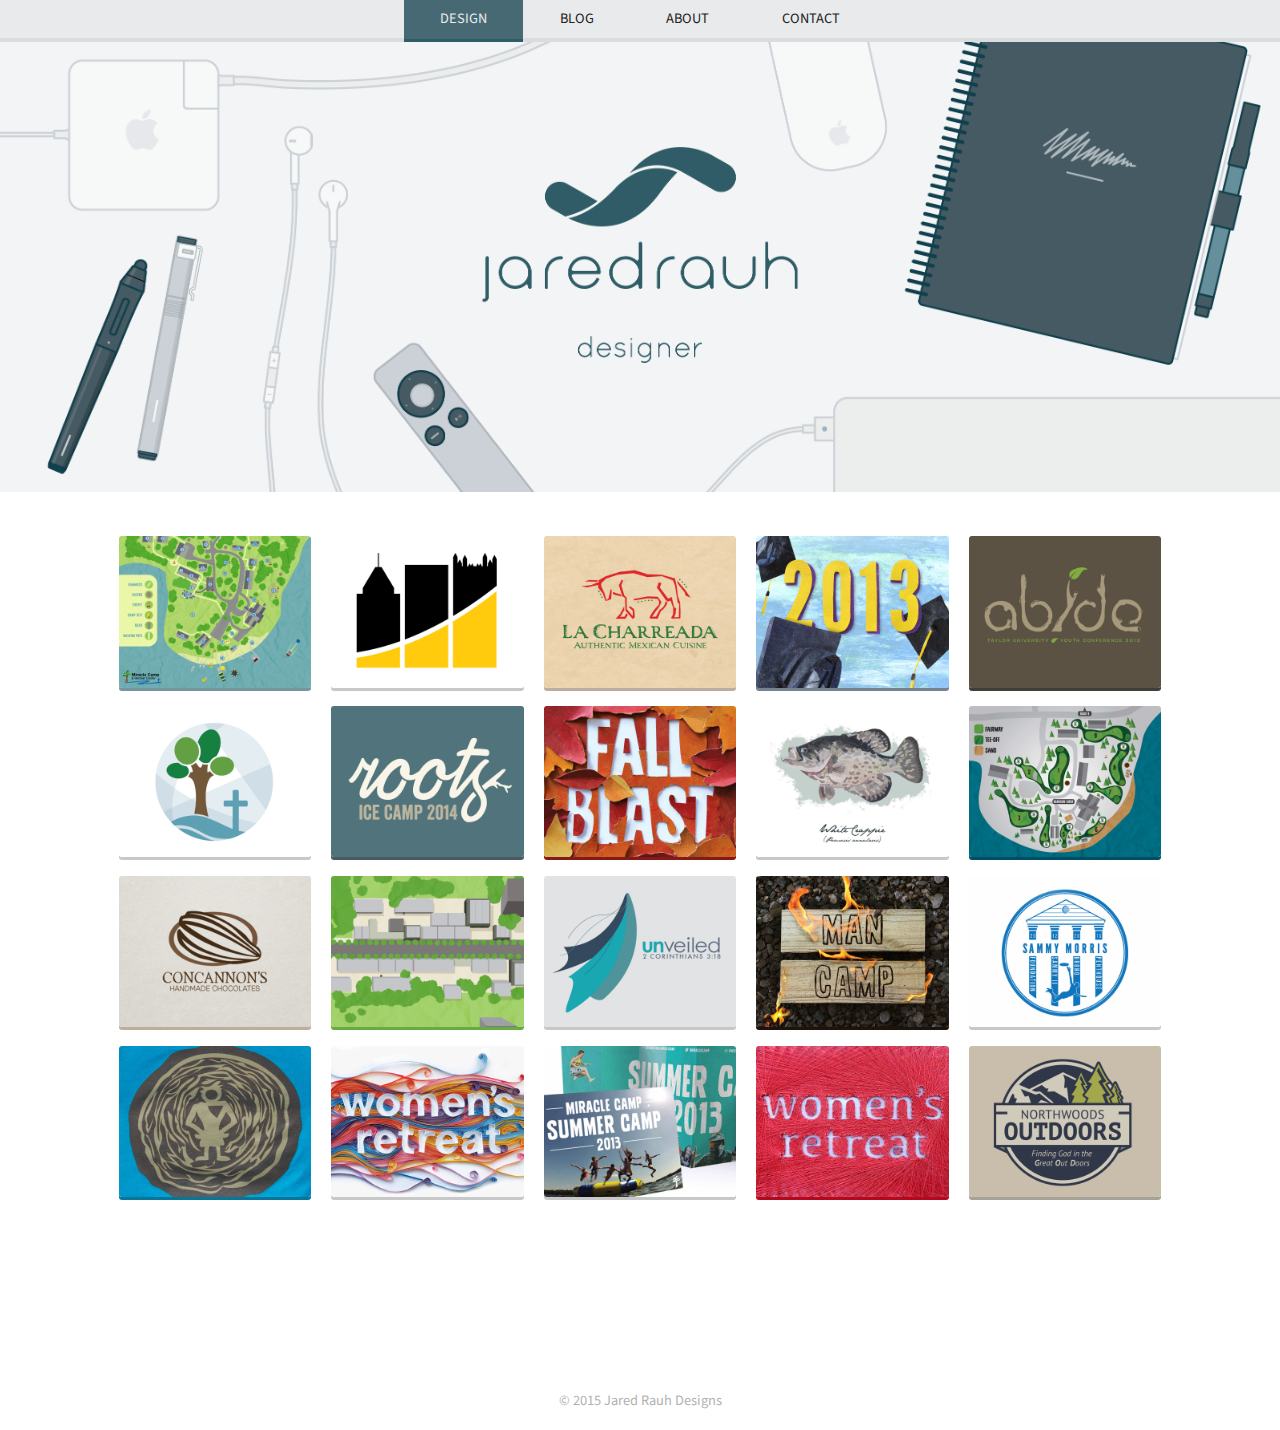
<file: index.html>
<!DOCTYPE html>
<html>
<head>

<!-- Enable responsive view on mobile devices -->
<meta name="viewport" content="width=device-width, initial-scale=1.0" />
<title>Jared Rauh Designs</title>
<link rel="shortcut icon" href="favicon.png" type="image/x-icon">
<link rel="stylesheet" type="text/css" href="rauh.css">
<link rel="stylesheet" type="text/css" href="normalize.css">
<link href='http://fonts.googleapis.com/css?family=Source+Sans+Pro:400,600' rel='stylesheet' type='text/css'>
<script src="jquery-1.11.1.min.js"></script>
<script src="http://ajax.googleapis.com/ajax/libs/jquery/1.11.1/jquery.min.js"></script>
<script src="rauh.js"></script>
<script>
  (function(i,s,o,g,r,a,m){i['GoogleAnalyticsObject']=r;i[r]=i[r]||function(){
  (i[r].q=i[r].q||[]).push(arguments)},i[r].l=1*new Date();a=s.createElement(o),
  m=s.getElementsByTagName(o)[0];a.async=1;a.src=g;m.parentNode.insertBefore(a,m)
  })(window,document,'script','//www.google-analytics.com/analytics.js','ga');

  ga('create', 'UA-42525721-1', 'auto');
  ga('send', 'pageview');

</script>
</head>

<body>

  <div id="top-nav">
    <div class="row">
      <ul>
        <a href="index.html"><li class="current">DESIGN</li></a>
        <a href="blog/index.html"><li>BLOG</li></a>
        <a href="about/index.html"><li>ABOUT</li></a>
        <a href="contact/index.html"><li>CONTACT</li></a>
      </ul>
    </div>
  </div>

  <div id="slideshow">
    <div>
      <div class="hero" id="designer"></div>
    </div>
  </div>


  <div class="container">

    <!--row1 -->
    <div class="thumbnail">
      <a href="https://www.behance.net/gallery/7267793/Camp-Map" target="blank">
        <div class="shot bkg-blue">
          <img src="img/shot_camp-map.png" />
        </div>
      </a>
    </div>

    <div class="thumbnail">
      <a href="https://www.behance.net/gallery/10678837/Logo-Design-River-City-Church" target="blank">
        <div class="shot bkg-white">
          <img src="img/shot_rcec.png" />
        </div>
      </a>
    </div>

    <div class="thumbnail">
      <a href="https://www.behance.net/gallery/8521523/La-Charreada" target="blank">
        <div class="shot bkg-charreada">
          <img src="img/shot_charreada.jpg" />
        </div>
      </a>
    </div>

    <div class="thumbnail">
      <a href="https://www.behance.net/gallery/8637033/Echo-Cover-Illustration" target="blank">
        <div class="shot bkg-graduation">
          <img src="img/shot_graduation.jpg" />
        </div>
      </a>
    </div>

    <div class="thumbnail">
      <a href="https://www.behance.net/gallery/7327325/abide" target="blank">
        <div class="shot bkg-abide">
          <img src="img/shot_abide.png" />
        </div>
      </a>
    </div>

    <!--row2 -->
    <div class="thumbnail">
      <a href="https://www.behance.net/gallery/9828403/Logo-Update-Miracle-Camp-Retreat-Center" target="blank">
        <div class="shot bkg-white">
          <img src="img/shot_camp-logo.png" />
        </div>
      </a>
    </div>

    <div class="thumbnail">
      <a href="https://dribbble.com/shots/1734427-Roots-Logo?list=users&offset=0" target="_blank">
        <div class="shot bkg-roots">
          <img src="img/shot_roots.png" />
        </div>
      </a>
    </div>

    <div class="thumbnail">
      <a href="https://www.behance.net/gallery/7266319/Fall-Blast" target="_blank">
        <div class="shot bkg-fall-blast">
          <img src="img/shot_fall-blast.jpg" />
        </div>
      </a>
    </div>

    <div class="thumbnail">
      <a href="https://www.behance.net/gallery/7563443/Lake-Fish" target="_blank">
        <div class="shot bkg-white">
          <img src="img/shot_fish.jpg" />
        </div>
      </a>
    </div>

    <div class="thumbnail">
      <a href="https://www.behance.net/gallery/6551085/Disc-Golf-Map-Scorecard" target="_blank">
        <div class="shot bkg-frolf">
          <img src="img/shot_frolf.jpg" />
        </div>
      </a>
    </div>

    <!--row3 -->
    <div class="thumbnail">
      <a href="https://www.behance.net/gallery/7334407/Concannons-Handmade-Chocolates" target="_blank">
        <div class="shot bkg-charreada">
          <img src="img/shot_concannons.png" />
        </div>
      </a>
    </div>

    <div class="thumbnail">
      <a href="https://dribbble.com/shots/1756391-Chicago-Map?list=following&offset=0" target="_blank">
        <div class="shot bkg-chicago">
          <img src="img/shot_chicago.png" />
        </div>
      </a>
    </div>

    <div class="thumbnail">
      <a href="https://www.behance.net/gallery/7334319/Unveiled" target="_blank">
        <div class="shot bkg-white">
          <img src="img/shot_unveiled.png" />
        </div>
      </a>
    </div>

    <div class="thumbnail">
      <a href="https://www.behance.net/gallery/10385307/Man-Camp" target="_blank">
        <div class="shot bkg-man-camp">
          <img src="img/shot_man-camp.jpg" />
        </div>
      </a>
    </div>

    <div class="thumbnail">
      <a href="https://www.behance.net/gallery/7266973/Ultimate-Disc" target="_blank">
        <div class="shot bkg-white">
          <img src="img/shot_disc.jpg" />
        </div>
      </a>
    </div>

    <!--row4 -->
    <div class="thumbnail">
      <a href="https://www.behance.net/gallery/9904449/Toga-Man-T-Shirt-Design" target="_blank">
        <div class="shot bkg-penthouse">
          <img src="img/shot_penthouse.jpg" />
        </div>
      </a>
    </div>

    <div class="thumbnail">
      <a href="https://www.behance.net/gallery/7266681/Womens-Retreat" target="_blank">
        <div class="shot bkg-white">
          <img src="img/shot_womens.jpg" />
        </div>
      </a>
    </div>

    <div class="thumbnail">
      <a href="https://www.behance.net/gallery/10538065/Summer-Camp-Brochure-2013" target="blank">
        <div class="shot bkg-white">
          <img src="img/shot_brochure13.jpg" />
        </div>
      </a>
    </div>

    <div class="thumbnail">
      <a href="https://www.behance.net/gallery/11120983/Womens-Retreat-2014" target="blank">
        <div class="shot bkg-womens14">
          <img src="img/shot_womens14.jpg" />
        </div>
      </a>
    </div>

    <div class="thumbnail">
      <a href="https://dribbble.com/shots/1756371-Northwoods-Outdoors?list=following&offset=0" target="blank">
        <div class="shot bkg-outdoors">
          <img src="img/shot_outdoors.png" />
        </div>
      </a>
    </div>
  </div>

  <footer>
    <small>&copy; 2015 Jared Rauh Designs</small>
  </footer>

</body>

</html>
</file>
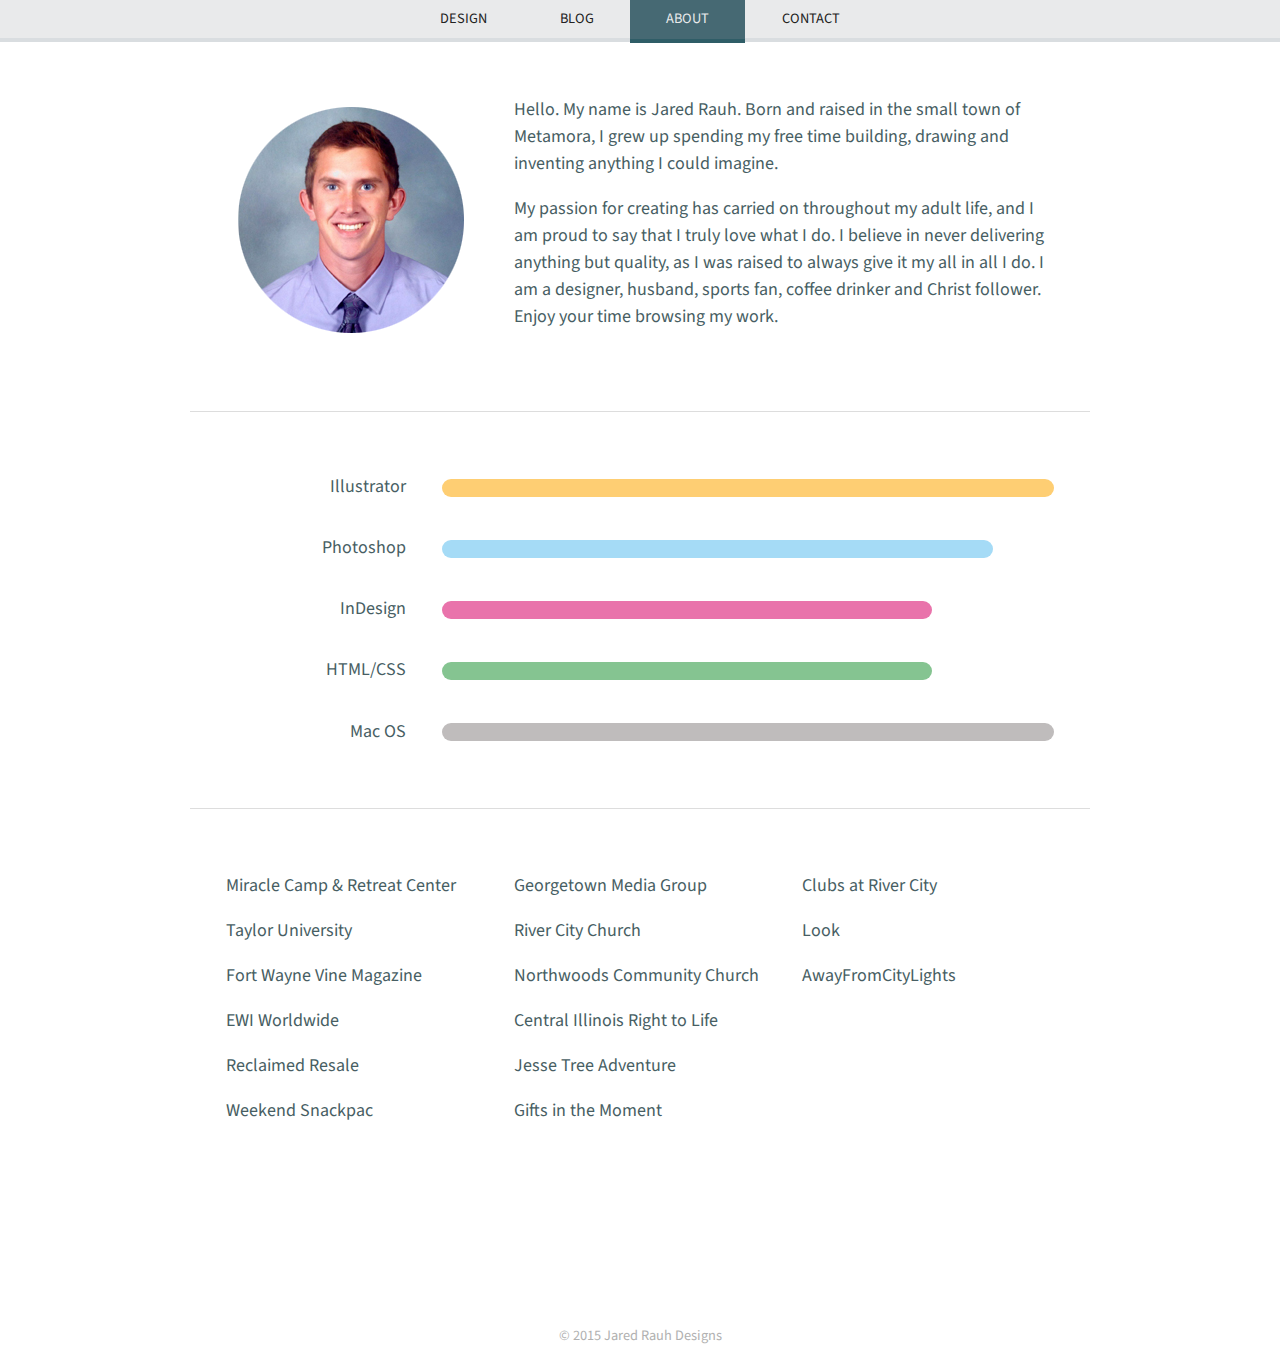
<file: about/index.html>
<!DOCTYPE html>
<html>
<head>

<!-- Enable responsive view on mobile devices -->
<meta name="viewport" content="width=device-width, initial-scale=1.0" />
<title>Jared Rauh Designs</title>
<link rel="stylesheet" type="text/css" href="../rauh.css">
<link rel="stylesheet" type="text/css" href="../normalize.css">
<link href='http://fonts.googleapis.com/css?family=Source+Sans+Pro:400,600' rel='stylesheet' type='text/css'>
<script>
  (function(i,s,o,g,r,a,m){i['GoogleAnalyticsObject']=r;i[r]=i[r]||function(){
  (i[r].q=i[r].q||[]).push(arguments)},i[r].l=1*new Date();a=s.createElement(o),
  m=s.getElementsByTagName(o)[0];a.async=1;a.src=g;m.parentNode.insertBefore(a,m)
  })(window,document,'script','//www.google-analytics.com/analytics.js','ga');

  ga('create', 'UA-42525721-1', 'auto');
  ga('send', 'pageview');

</script>
</head>

<body>

  <div id="fb-root"></div>
  <script>(function(d, s, id) {
    var js, fjs = d.getElementsByTagName(s)[0];
    if (d.getElementById(id)) return;
    js = d.createElement(s); js.id = id;
    js.src = "//connect.facebook.net/en_US/sdk.js#xfbml=1&version=v2.0";
    fjs.parentNode.insertBefore(js, fjs);
  }(document, 'script', 'facebook-jssdk'));</script>

  <div id="top-nav">
    <div class="row">
      <ul>
        <a href="../index.html"><li>DESIGN</li></a>
        <a href="../blog/index.html"><li>BLOG</li></a>
        <a href="index.html"><li class="current">ABOUT</li></a>
        <a href="../contact/index.html"><li>CONTACT</li></a>
      </ul>
    </div>
  </div>

  <div class="row">
    <div class="about-section">
      <div class="column large-third">
        <div class="about-photo"></div>
      </div>
      <div class="column large-two-thirds">
        <p>Hello. My name is Jared Rauh. Born and raised in the small town of Metamora, I grew up spending my free time building, drawing and inventing anything I could imagine.</p>
        <p class="no-padding">My passion for creating has carried on throughout my adult life, and I am proud to say that I truly love what I do. I believe in never delivering anything but quality, as I was raised to always give it my all in all I do. I am a designer, husband, sports fan, coffee drinker and Christ follower. Enjoy your time browsing my work.</p>
      </div>
    </div>
  </div>

  <div class="row">
    <hr class="separator tools">
    <div class="about-section tools">

      <div class="row">
        <div class="column fourth">
          <p class="skill">Illustrator</p>
        </div>
        <div class="column three-forths">
          <div class="skill-bar illustrator"></div>
        </div>
      </div>

      <div class="row">
        <div class="column fourth">
          <p class="skill">Photoshop</p>
        </div>
        <div class="column three-forths">
          <div class="skill-bar photoshop"></div>
        </div>
      </div>

      <div class="row">
        <div class="column fourth">
          <p class="skill">InDesign</p>
        </div>
        <div class="column three-forths">
          <div class="skill-bar indesign"></div>
        </div>
      </div>

      <div class="row">
        <div class="column fourth">
          <p class="skill">HTML/CSS</p>
        </div>
        <div class="column three-forths">
          <div class="skill-bar html"></div>
        </div>
      </div>

      <div class="row">
        <div class="column fourth">
          <p class="skill">Mac OS</p>
        </div>
        <div class="column three-forths">
          <div class="skill-bar mac"></div>
        </div>
      </div>

    </div>
  </div>

  <div class="row">
    <hr class="separator clients">
    <div class="about-section">
      <div class="column large-third medium-half small-full">
        <p class="small-centered">Miracle Camp &amp; Retreat Center</p>
        <p class="small-centered">Taylor University</p>
        <p class="small-centered">Fort Wayne Vine Magazine</p>
        <p class="small-centered">EWI Worldwide</p>
        <p class="small-centered">Reclaimed Resale</p>
        <p class="small-centered no-padding">Weekend Snackpac</p>
      </div>
      <div class="column large-third medium-half small-full">
        <p class="small-centered">Georgetown Media Group</p>
        <p class="small-centered">River City Church</p>
        <p class="small-centered">Northwoods Community Church</p>
        <p class="small-centered">Central Illinois Right to Life</p>
        <p class="small-centered">Jesse Tree Adventure</p>
        <p class="small-centered no-padding">Gifts in the Moment</p>
      </div>
      <div class="column large-third medium-half small-full">
        <p class="small-centered">Clubs at River City</p>
        <p class="small-centered">Look</p>
        <p class="small-centered">AwayFromCityLights</p>
      </div>
    </div>
  </div>

  <footer>
    <small>&copy; 2015 Jared Rauh Designs</small>
  </footer>

</body>

</html>
</file>
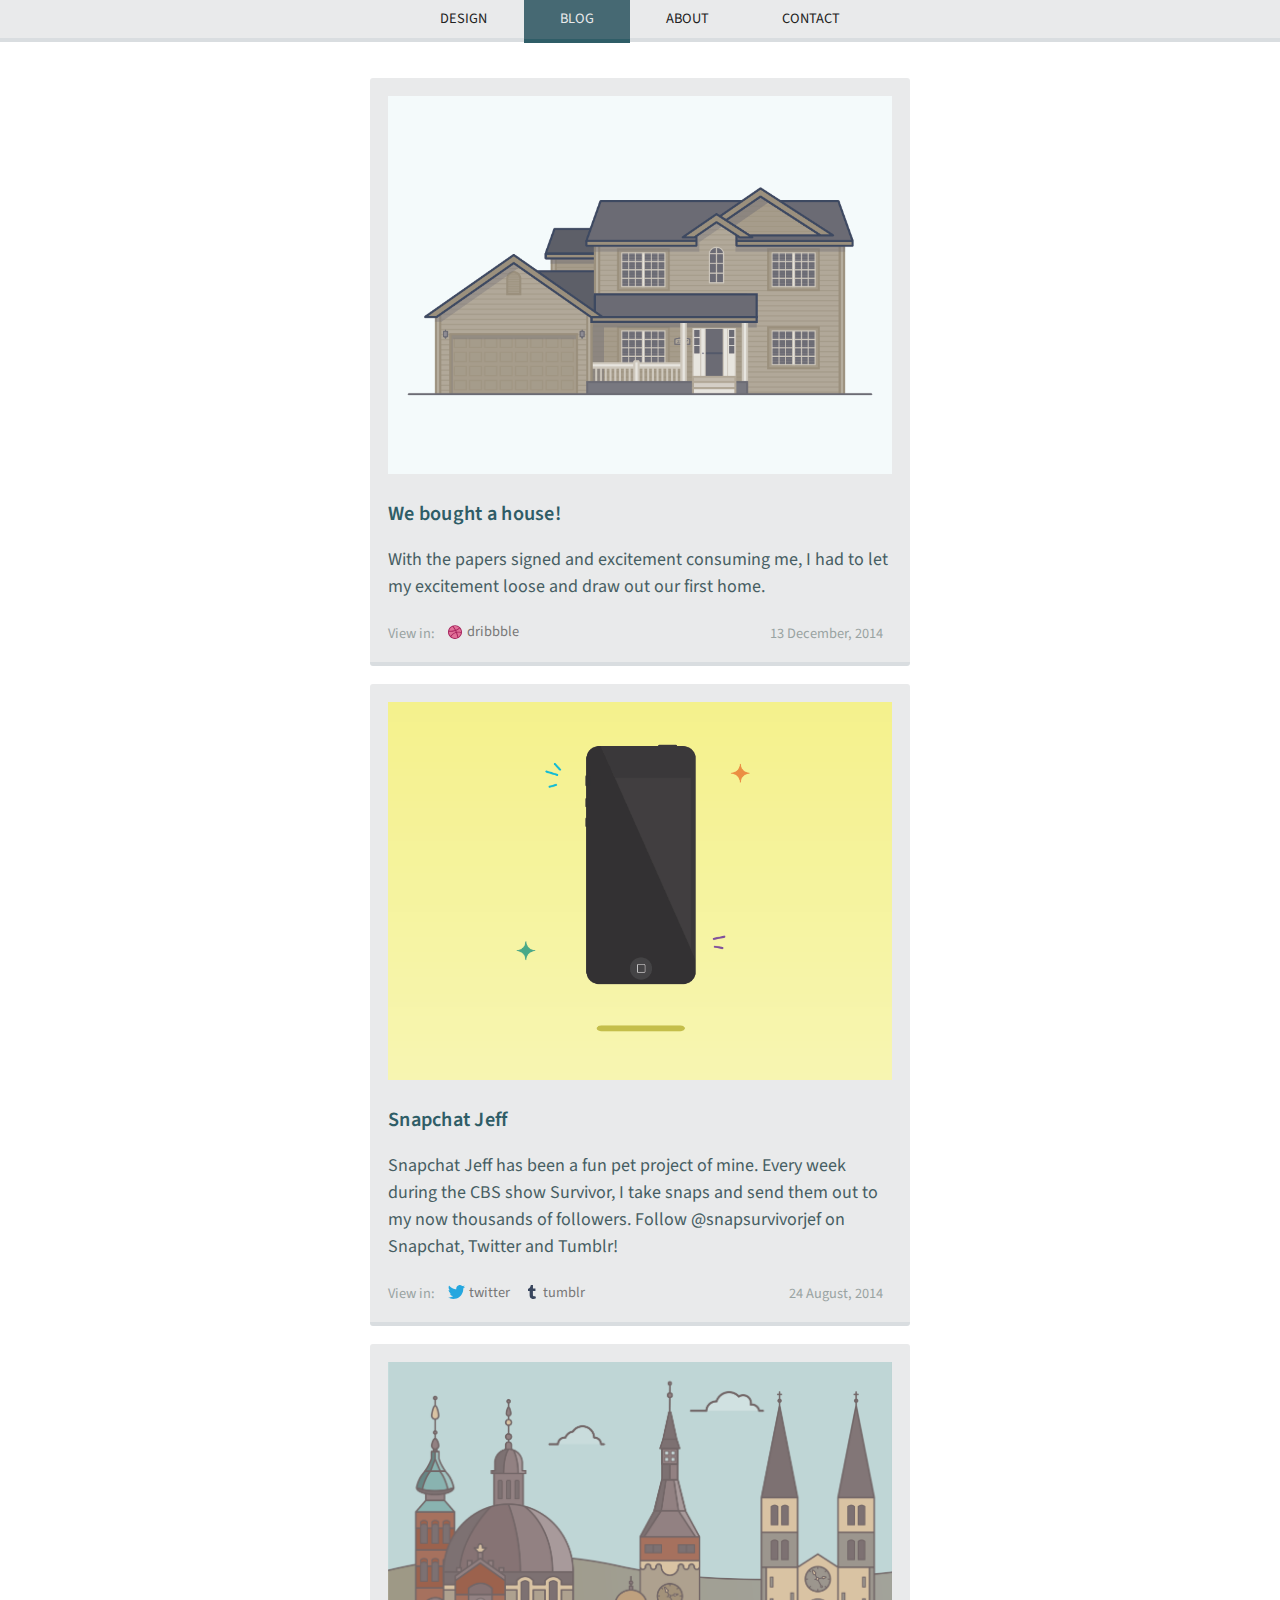
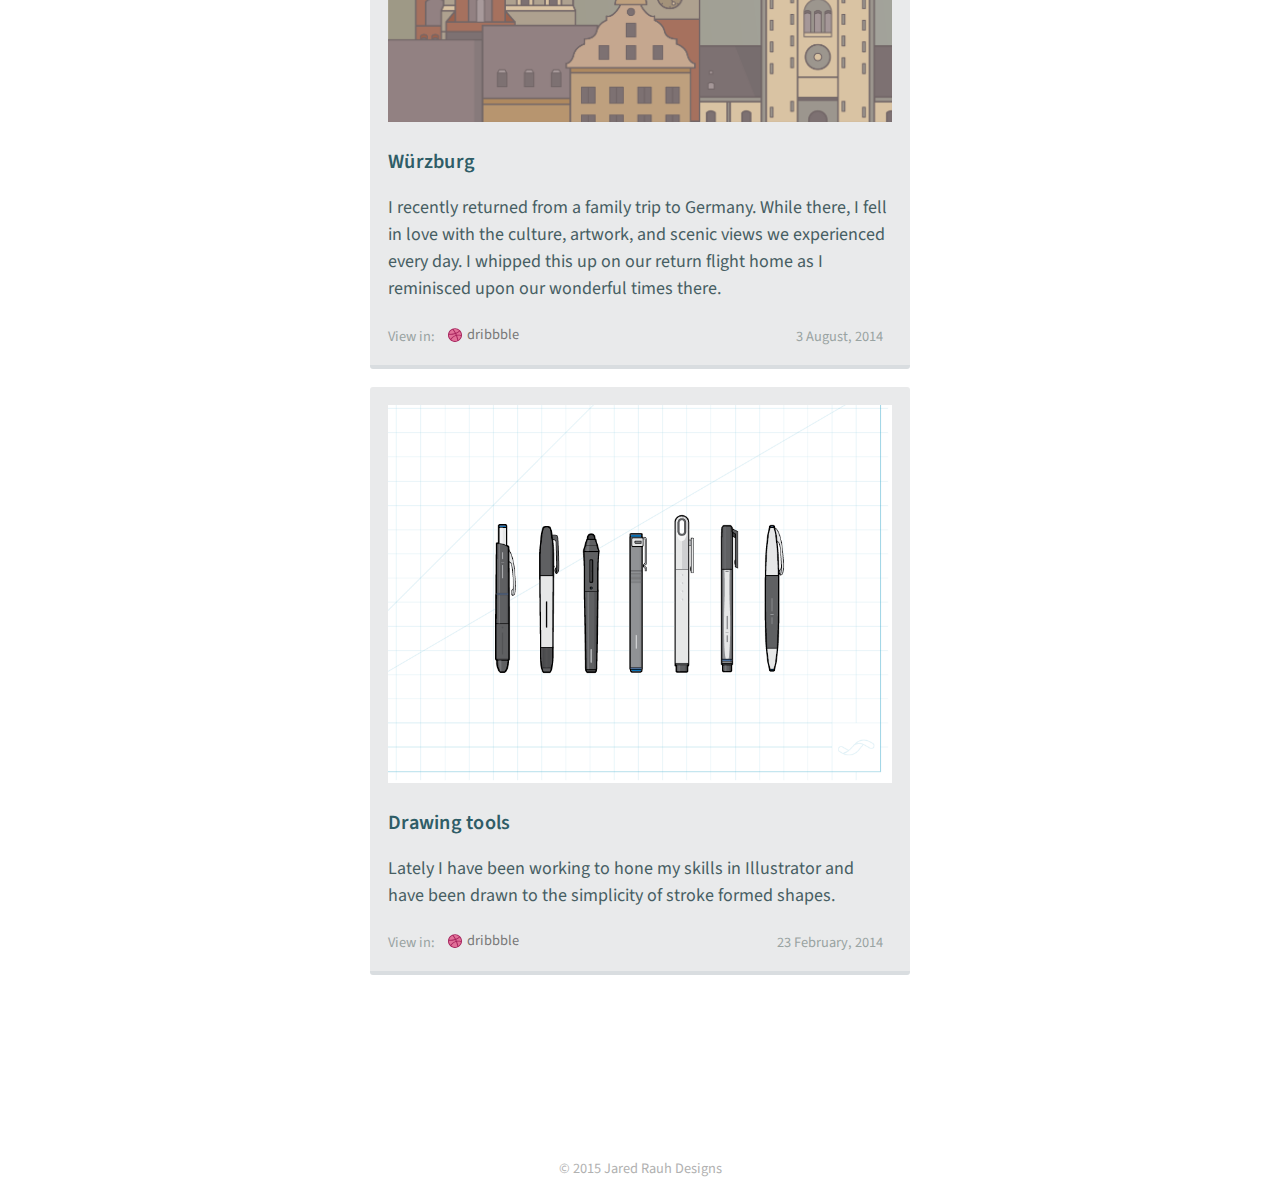
<file: blog/index.html>
<!DOCTYPE html>
<html>
<head>

<!-- Enable responsive view on mobile devices -->
<meta name="viewport" content="width=device-width, initial-scale=1.0" />
<title>Jared Rauh Designs</title>
<link rel="stylesheet" type="text/css" href="../rauh.css">
<link rel="stylesheet" type="text/css" href="../normalize.css">
<link href='http://fonts.googleapis.com/css?family=Source+Sans+Pro:400,600' rel='stylesheet' type='text/css'>
<script>
  (function(i,s,o,g,r,a,m){i['GoogleAnalyticsObject']=r;i[r]=i[r]||function(){
  (i[r].q=i[r].q||[]).push(arguments)},i[r].l=1*new Date();a=s.createElement(o),
  m=s.getElementsByTagName(o)[0];a.async=1;a.src=g;m.parentNode.insertBefore(a,m)
  })(window,document,'script','//www.google-analytics.com/analytics.js','ga');

  ga('create', 'UA-42525721-1', 'auto');
  ga('send', 'pageview');

</script>
</head>

<body>

  <div id="top-nav">
    <div class="row">
      <ul>
        <a href="../index.html"><li>DESIGN</li></a>
        <a href="index.html"><li class="current">BLOG</li></a>
        <a href="../about/index.html"><li>ABOUT</li></a>
        <a href="../contact/index.html"><li>CONTACT</li></a>
      </ul>
    </div>
  </div>

  <div class="blog">

    <!--11117-->
    <div class="card">

      <div class="blog-image"><img src="../img/blog/11117.png" alt="Wurzburg" width="100%"></div>
      <div class="blog-text">
        <h3>We bought a house!</h3>
        <p>With the papers signed and excitement consuming me, I had to let my excitement loose and draw out our first home.</p>
      </div>

      <div class="row">
        <span class="small float-left" style="margin: 0.3rem 0.2rem 0 0;">View in:</span>

        <div class="blog-link">
          <a href="https://dribbble.com/shots/1845582-11117?list=users&offset=6" target="blank">
            <i class="dribbble"></i><span>dribbble</span>
          </a>
        </div>

        <span class="small float-right" style="margin: 0.3rem 0.5rem 0 0;">13 December, 2014</span>
      </div>
    </div>

    <!--Snapchat Jeff-->
    <div class="card">

      <div class="blog-image"><img src="../img/blog/snapchat.png" alt="Snapchat Jeff" width="100%"></div>
      <div class="blog-text">
        <h3>Snapchat Jeff</h3>
        <p>Snapchat Jeff has been a fun pet project of mine. Every week during the CBS show Survivor, I take snaps and send them out to my now thousands of followers. Follow @snapsurvivorjef on Snapchat, Twitter and Tumblr!</p>
      </div>

      <div class="row">
        <span class="small float-left" style="margin: 0.3rem 0.2rem 0 0;">View in:</span>

        <div class="blog-link">
          <a href="https://twitter.com/snapsurvivorjef" target="_blank">
            <i class="twitter"></i><span>twitter</span>
          </a>
        </div>

        <div class="blog-link">
          <a href="http://snapchatjeff.tumblr.com/" target="_blank">
            <i class="tumblr"></i><span>tumblr</span>
          </a>
        </div>

        <span class="small float-right" style="margin: 0.3rem 0.5rem 0 0;">24 August, 2014</span>
      </div>
    </div>

    <!--Wurzburg-->
    <div class="card">

      <div class="blog-image"><img src="../img/blog/wurzburg.png" alt="Wurzburg" width="100%"></div>
      <div class="blog-text">
        <h3>W&uuml;rzburg</h3>
        <p>I recently returned from a family trip to Germany. While there, I fell in love with the culture, artwork, and scenic views we experienced every day. I whipped this up on our return flight home as I reminisced upon our wonderful times there.</p>
      </div>

      <div class="row">
        <span class="small float-left" style="margin: 0.3rem 0.2rem 0 0;">View in:</span>

        <div class="blog-link">
          <a href="https://dribbble.com/shots/1759738-W-rzburg?list=following&offset=0" target="blank">
            <i class="dribbble"></i><span>dribbble</span>
          </a>
        </div>

        <span class="small float-right" style="margin: 0.3rem 0.5rem 0 0;">3 August, 2014</span>
      </div>
    </div>

    <!--Pens-->
    <div class="card">

      <div class="blog-image"><img src="../img/blog/pens.png" alt="Drawing Tools" width="100%"></div>
      <div class="blog-text">
        <h3>Drawing tools</h3>
        <p>Lately I have been working to hone my skills in Illustrator and have been drawn to the simplicity of stroke formed shapes.</p>
      </div>

      <div class="row">
        <span class="small float-left" style="margin: 0.3rem 0.2rem 0 0;">View in:</span>

        <div class="blog-link">
          <a href="https://dribbble.com/shots/1435814-Drawing-Tools?list=users&offset=3" target="blank">
            <i class="dribbble"></i><span>dribbble</span>
          </a>
        </div>

        <span class="small float-right" style="margin: 0.3rem 0.5rem 0 0;">23 February, 2014</span>
      </div>
    </div>

  </div>

  <footer>
    <small>&copy; 2015 Jared Rauh Designs</small>
  </footer>
</body>

</html>
</file>
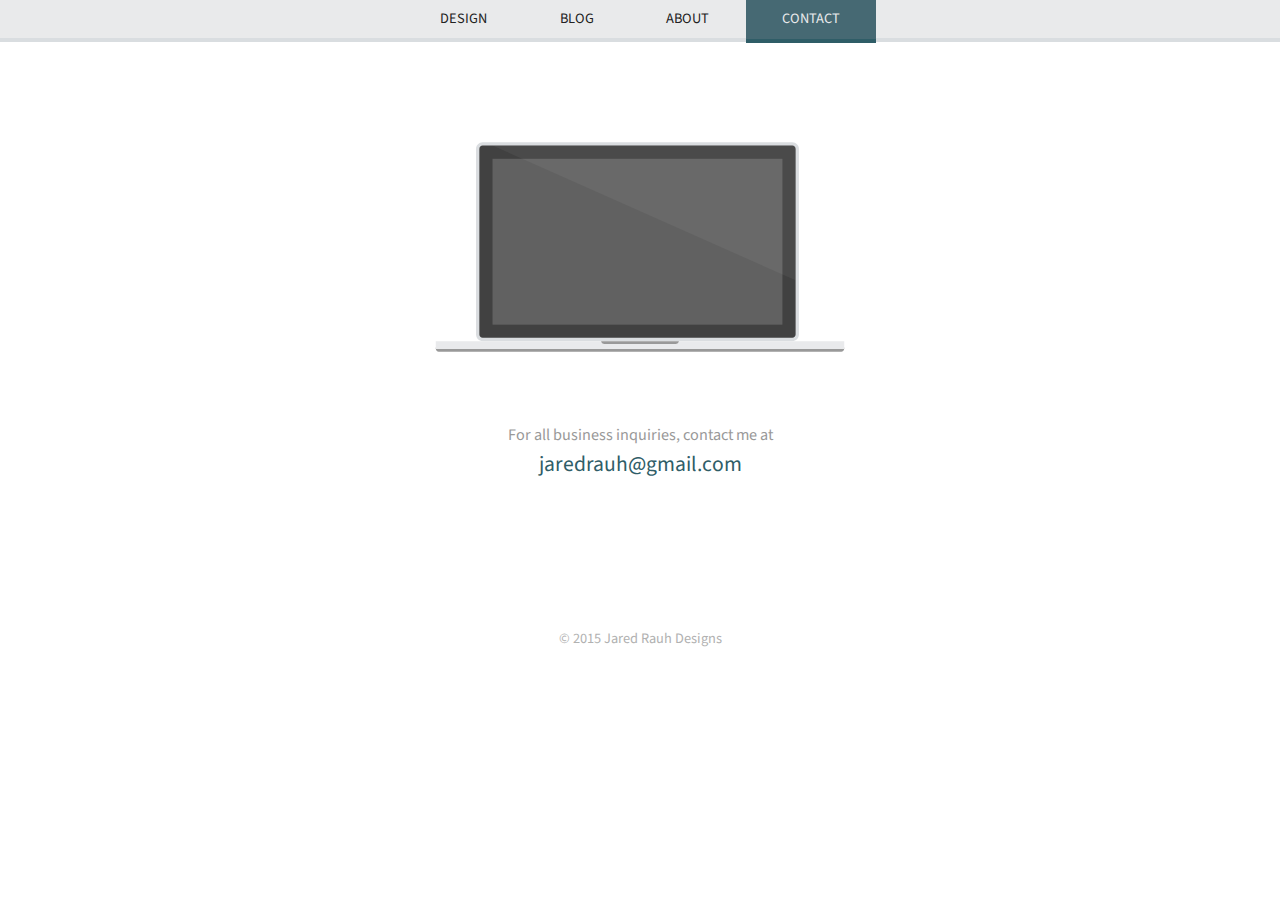
<file: contact/index.html>
<!DOCTYPE html>
<html>
<head>

<!-- Enable responsive view on mobile devices -->
<meta name="viewport" content="width=device-width, initial-scale=1.0" />
<title>Jared Rauh Designs</title>
<link rel="stylesheet" type="text/css" href="../rauh.css">
<link rel="stylesheet" type="text/css" href="../normalize.css">
<link href='http://fonts.googleapis.com/css?family=Source+Sans+Pro:400,600' rel='stylesheet' type='text/css'>
<script>
  (function(i,s,o,g,r,a,m){i['GoogleAnalyticsObject']=r;i[r]=i[r]||function(){
  (i[r].q=i[r].q||[]).push(arguments)},i[r].l=1*new Date();a=s.createElement(o),
  m=s.getElementsByTagName(o)[0];a.async=1;a.src=g;m.parentNode.insertBefore(a,m)
  })(window,document,'script','//www.google-analytics.com/analytics.js','ga');

  ga('create', 'UA-42525721-1', 'auto');
  ga('send', 'pageview');

</script>
</head>

<body>

  <div id="top-nav">
    <div class="row">
      <ul>
        <a href="../index.html"><li>DESIGN</li></a>
        <a href="../blog/index.html"><li>BLOG</li></a>
        <a href="../about/index.html"><li>ABOUT</li></a>
        <a href="index.html"><li class="current">CONTACT</li></a>
      </ul>
    </div>
  </div>

  <div class="contact-img"></div>
  <div class="contact-text">For all business inquiries, contact me at</div>
  <div class="contact-text large"><a href="mailto:jaredrauh@gmail.com">jaredrauh@gmail.com</a></div>

  <footer>
    <small>&copy; 2015 Jared Rauh Designs</small>
  </footer>

</body>

</html>
</file>
<file: rauh.css>
/*sass -w rauh.scss:rauh.css*/
*, *:before, *:after {
  -moz-box-sizing: border-box;
  -webkit-box-sizing: border-box;
  box-sizing: border-box; }

html {
  font-size: 18px; }

@media (max-width: 900px) {
  html {
    font-size: 16px; } }
@media (max-width: 400px) {
  html {
    font-size: 13px; } }
h1, h2, h3, h4 {
  color: #2f5d67;
  font-weight: 600;
  letter-spacing: 0.015rem;
  margin: 0;
  padding: 0 0 1rem 0; }

h3 {
  font-size: 1.125rem; }

p {
  color: #475e63;
  margin: 0;
  padding: 0 0 1rem 0;
  line-height: 1.5rem; }
  p.skill {
    margin-top: -0.1rem;
    text-align: right;
    padding: 0; }

a {
  color: inherit;
  cursor: pointer;
  text-decoration: none;
  -webkit-tap-highlight-color: transparent; }

body {
  font-family: 'Source Sans Pro', sans-serif;
  color: #222; }

.float-left {
  float: left; }

.float-right {
  float: right; }

.no-padding {
  padding: 0; }

#slideshow {
  height: 25rem;
  background-color: #F2F4F5;
  position: relative;
  margin: auto; }
  #slideshow .hero {
    background-repeat: no-repeat;
    background-position: center;
    background-size: cover;
    height: 100%; }
  #slideshow #designer {
    background-image: url("img/hero_designer.png"); }
  #slideshow #sports-enthusiast {
    background-image: url("img/hero_sports-enthusiast.png"); }
  #slideshow #tech-geek {
    background-image: url("img/hero_tech-geek.png"); }
  #slideshow #movie-junkie {
    background-image: url("img/hero_movie-junkie.png"); }

#slideshow div {
  position: absolute;
  top: 0;
  left: 0;
  right: 0;
  bottom: 0; }

.row {
  max-width: 50rem;
  margin: 0 auto;
  clear: both; }

.column {
  padding: 1rem;
  float: left; }
  .column.full {
    width: 100%; }
  .column.third {
    width: 33.3333333333%; }
  .column.fourth {
    width: 25%; }
  .column.two-thirds {
    width: 66.6666666667%; }
  .column.three-forths {
    width: 75%; }

@media screen and (max-width: 650px) and (min-width: 0px) {
  .column.large-two-thirds, .column.large-third, .column.small-full {
    width: 100%; }
  .column p.small-centered {
    text-align: center; } }
@media screen and (max-width: 860px) and (min-width: 651px) {
  .column.large-two-thirds, .column.large-third, .column.medium-half {
    width: 50%; }
  .column p.small-centered {
    text-align: center; } }
@media screen and (min-width: 861px) {
  .column.large-third {
    width: 33.3333333333%; }
  .column.large-two-thirds {
    width: 66.6666666667%; } }
.small {
  font-size: 0.8rem;
  color: #99A3A2; }

ul {
  list-style: none;
  margin: 0;
  padding: 0; }

footer {
  margin: 8rem auto 1rem auto;
  width: 15rem;
  color: #B1B1B1;
  text-align: center; }

/*-------top-navigation-------*/
#top-nav {
  background-color: #e9eaeb;
  height: 42px;
  margin: -13px 0 0 0;
  border: solid #d9dde0;
  border-width: 0 0 4px 0; }
  #top-nav a {
    color: #222; }
  #top-nav a:hover {
    text-decoration: none; }
  #top-nav ul {
    padding: 0rem;
    margin: 0.7rem 0;
    text-align: center; }
  #top-nav li {
    display: inline;
    list-style-type: none;
    padding: 0.6rem 4%;
    line-height: 37px;
    font-size: 0.8rem;
    margin: 0 -0.1rem; }
    #top-nav li:hover {
      background-color: #d9dde0; }
  #top-nav li.current {
    border: solid #2f5d67;
    border-width: 0 0 4px 0;
    background-color: #466973;
    color: #e9eaeb; }

/*-------top-navigation_media-queries-------*/
@media (max-width: 900px) {
  #top-nav {
    height: 40px; }
    #top-nav li {
      padding: 0.55rem 4%; } }
@media (max-width: 400px) {
  #top-nav {
    height: 36px; }
    #top-nav li.current {
      padding-top: 1rem; }
    #top-nav li:hover {
      padding-top: 1rem; } }
/*-------sub-navigation-------*/
.sub-nav {
  margin-left: 20%; }
  .sub-nav li {
    display: inline;
    list-style-type: none;
    padding: 0.6rem 4%;
    line-height: 37px;
    font-size: 0.8rem;
    margin: 0 -0.1rem; }

/*-------design-------*/
.logo-mobile {
  display: none; }

.container {
  overflow: hidden;
  margin: 0 auto;
  padding: 2rem 0.5rem;
  max-width: 1080px; }

.thumbnail {
  float: left;
  position: relative;
  width: 20%;
  padding-bottom: 16%; }

.shot {
  cursor: pointer;
  position: absolute;
  left: 10px;
  right: 10px;
  top: 10px;
  bottom: 10px;
  overflow: hidden;
  border-radius: 3px;
  margin-top: -0.1rem; }
  .shot:hover {
    opacity: 0.8; }
  .shot img {
    width: 100%; }

.fade {
  opacity: 1;
  transition: opacity .25s ease-in-out;
  -moz-transition: opacity .25s ease-in-out;
  -webkit-transition: opacity .25s ease-in-out; }

.bkg-blue {
  box-shadow: 0px 3px 0px #75969C; }

.bkg-white {
  box-shadow: 0px 3px 0px #C6C8CA; }

.bkg-abide {
  box-shadow: 0px 3px 0px #413e39; }

.bkg-chicago {
  box-shadow: 0px 3px 0px #67ac3f; }

.bkg-charreada {
  box-shadow: 0px 3px 0px #BCAE9C; }

.bkg-fall-blast {
  box-shadow: 0px 3px 0px #821a17; }

.bkg-frolf {
  box-shadow: 0px 3px 0px #004E66; }

.bkg-graduation {
  box-shadow: 0px 3px 0px #748291; }

.bkg-man-camp {
  box-shadow: 0px 3px 0px #1D130C; }

.bkg-outdoors {
  box-shadow: 0px 3px 0px #A7A297; }

.bkg-penthouse {
  box-shadow: 0px 3px 0px #097599; }

.bkg-roots {
  box-shadow: 0px 3px 0px #4B5961; }

.bkg-womens14 {
  box-shadow: 0px 3px 0px #b4091c; }

/* Mobile screens (480px) */
@media (max-width: 480px) {
  .thumbnail {
    width: 100%;
    padding-bottom: 80%; }

  .logo {
    display: none; }

  .logo-mobile {
    display: inline-block; } }
/* Tablet screens (650px) */
@media (max-width: 650px) and (min-width: 481px) {
  .thumbnail {
    width: 50%;
    padding-bottom: 40%; }

  .logo-mobile {
    display: none; } }
/* Desktop/tablet screens (860px) */
@media (max-width: 860px) and (min-width: 651px) {
  .thumbnail {
    width: 33.3333333%;
    padding-bottom: 27%; }

  .logo-mobile {
    display: none; } }
/* Large desktop screens (1280px) */
@media (max-width: 1280px) and (min-width: 861px) {
  .thumbnail {
    width: 20%;
    padding-bottom: 16%; }

  .logo-mobile {
    display: none; } }
/*-------blog-------*/
.blog {
  max-width: 32rem;
  padding: 2rem 1rem 1rem 1rem;
  margin: 0 auto; }

.card {
  background-color: #e9eaeb;
  border: solid #d9dde0;
  border-width: 0 0 4px 0;
  border-radius: 3px;
  padding: 1rem;
  margin-bottom: 1rem;
  width: 100%;
  display: inline-block; }

.blog-image {
  width: 100%;
  height: inherit;
  margin: 0 0 1rem 0;
  background-color: transparent; }

.blog-link {
  font-size: 0.8rem;
  color: #777;
  float: left;
  padding: 0.2rem 0.5rem;
  cursor: pointer;
  margin-bottom: -0.2rem; }
  .blog-link:hover {
    background-color: #d9dde0;
    border-radius: 3px; }
  .blog-link a {
    color: inherit; }
    .blog-link a:visited {
      color: #777; }

i {
  display: block;
  float: left;
  background-repeat: no-repeat;
  margin: 0.2rem 0.2rem 0 0; }
  i.dribbble {
    width: 0.9rem;
    height: 1rem;
    background-image: url(img/dribbble.svg); }
  i.tumblr {
    width: 0.6rem;
    height: 1rem;
    background-image: url(img/tumblr.svg); }
  i.twitter {
    width: 1rem;
    height: 1rem;
    background-image: url(img/twitter.svg); }

/*-------blog_media-queries-------*/
@media (max-width: 400px) {
  .blog-link {
    padding: 0.4rem 0.8rem 0.4rem 0.8rem; }
    .blog-link i.dribbble {
      padding-right: 1.4rem;
      margin: 0; }
    .blog-link i.tumblr {
      padding-right: 1rem;
      margin: 0; }
    .blog-link i.twitter {
      padding-right: 1.6rem;
      margin: 0; } }
/*-------about-------*/
.about-section {
  padding: 2rem 1rem;
  height: auto; }
  .about-section:after {
    content: "";
    display: table;
    clear: both; }

.skill-bar {
  height: 1rem;
  border-radius: 50px;
  margin-top: 4px; }
  .skill-bar.illustrator {
    width: 100%;
    background-color: #FECE73; }
  .skill-bar.photoshop {
    width: 90%;
    background-color: #A5DBF6; }
  .skill-bar.indesign {
    width: 80%;
    background-color: #E973AB; }
  .skill-bar.html {
    width: 80%;
    background-color: #85C491; }
  .skill-bar.mac {
    width: 100%;
    background-color: #BFBCBC; }

.about-photo {
  background-image: url(img/about-photo.png);
  background-repeat: no-repeat;
  background-size: 100%;
  width: 14rem;
  height: 14rem;
  margin: 0 auto; }

.social-button {
  float: left;
  width: 125px;
  display: inline-block; }

hr.separator {
  padding: 0;
  border: none;
  border-top: 1px solid #DDD;
  color: #BBB;
  text-align: center; }
  hr.separator.tools:after {
    content: "Tools & Skills";
    display: inline-block;
    position: relative;
    top: -0.75rem;
    font-size: 0.9rem;
    padding: 0 0.5rem;
    background: white; }
  hr.separator.clients:after {
    content: "Clients";
    display: inline-block;
    position: relative;
    top: -0.75rem;
    font-size: 0.9rem;
    padding: 0 0.5rem;
    background: white; }
  hr.separator.social:after {
    content: "Social";
    display: inline-block;
    position: relative;
    top: -0.75rem;
    font-size: 0.9rem;
    padding: 0 0.5rem;
    background: white; }

/*-------contact-------*/
.contact-img {
  background-image: url(img/mac.svg);
  background-size: 100%;
  background-repeat: no-repeat;
  width: 23rem;
  height: 14rem;
  margin: 5rem auto 2rem auto; }

.contact-text {
  font-size: 0.9rem;
  color: #999;
  text-align: center;
  line-height: 1.7rem; }
  .contact-text.large {
    color: #2f5d67;
    font-size: 1.2rem; }
</file>
